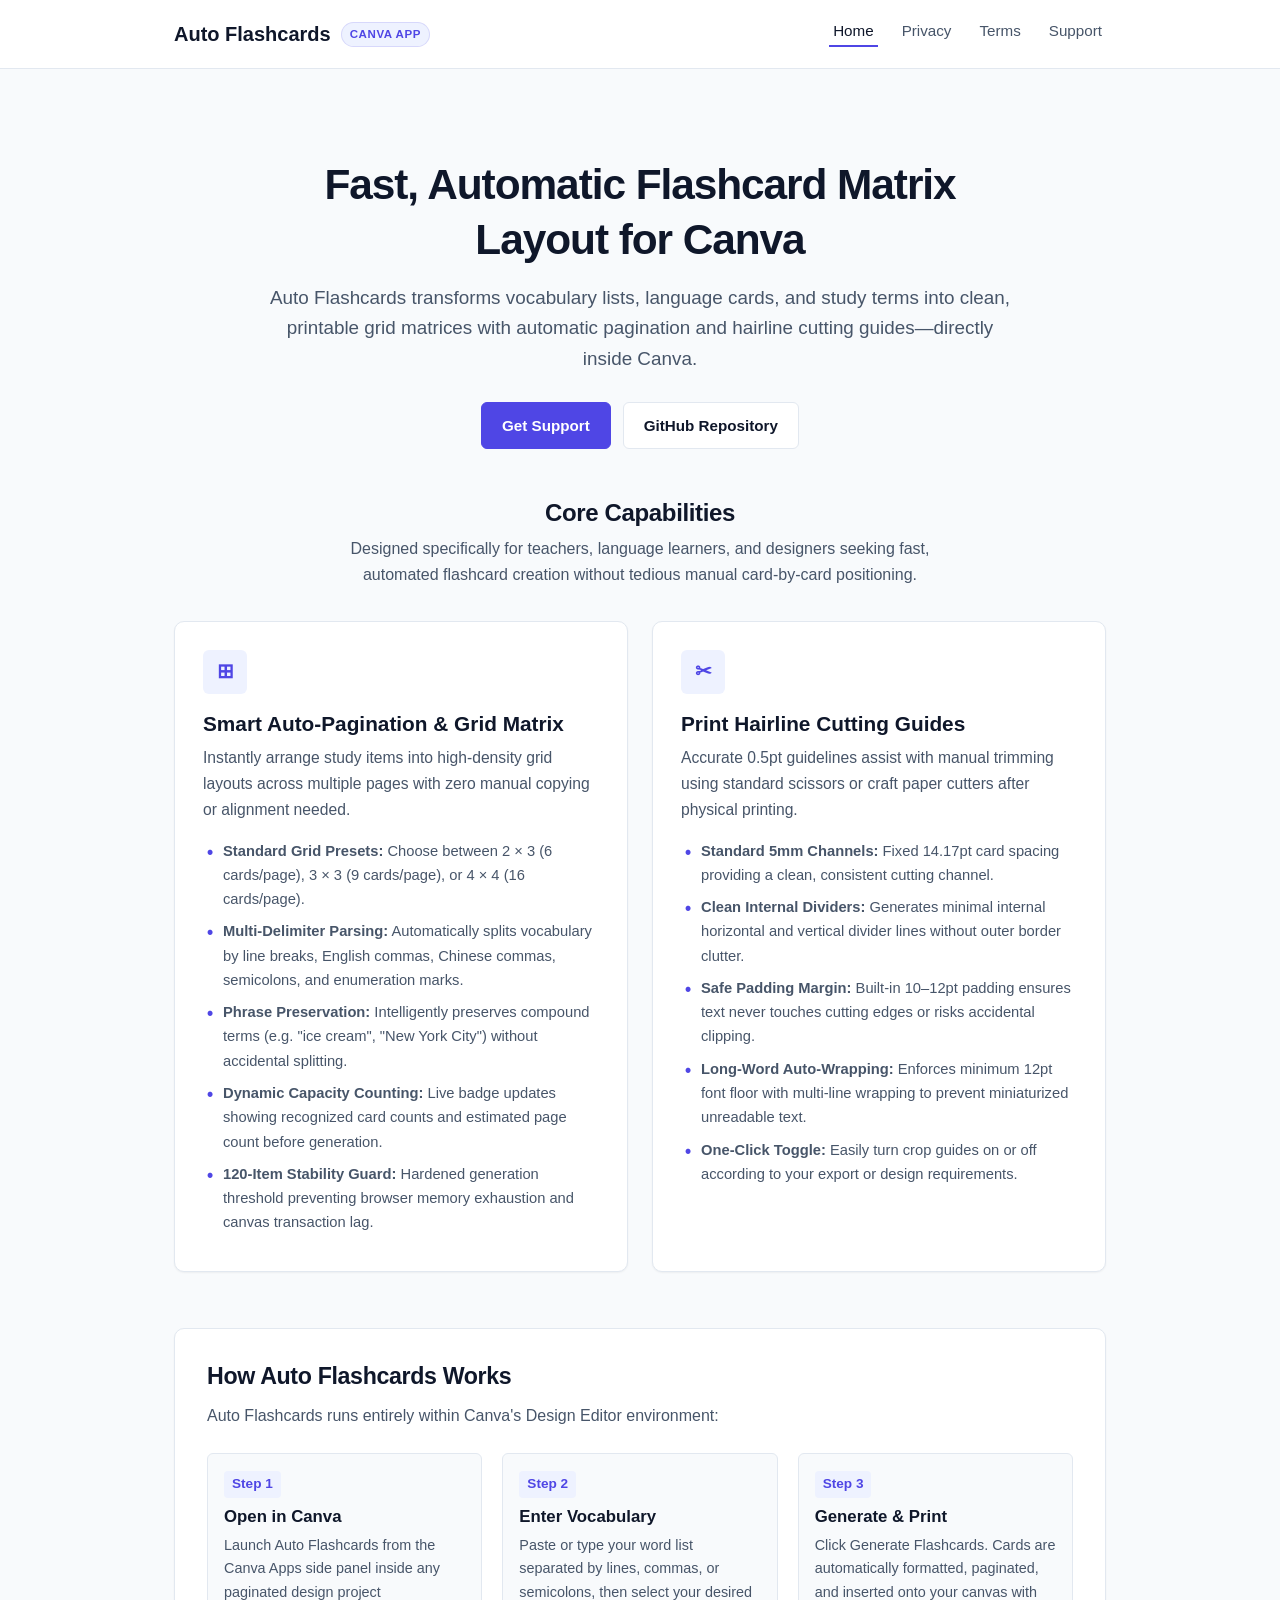
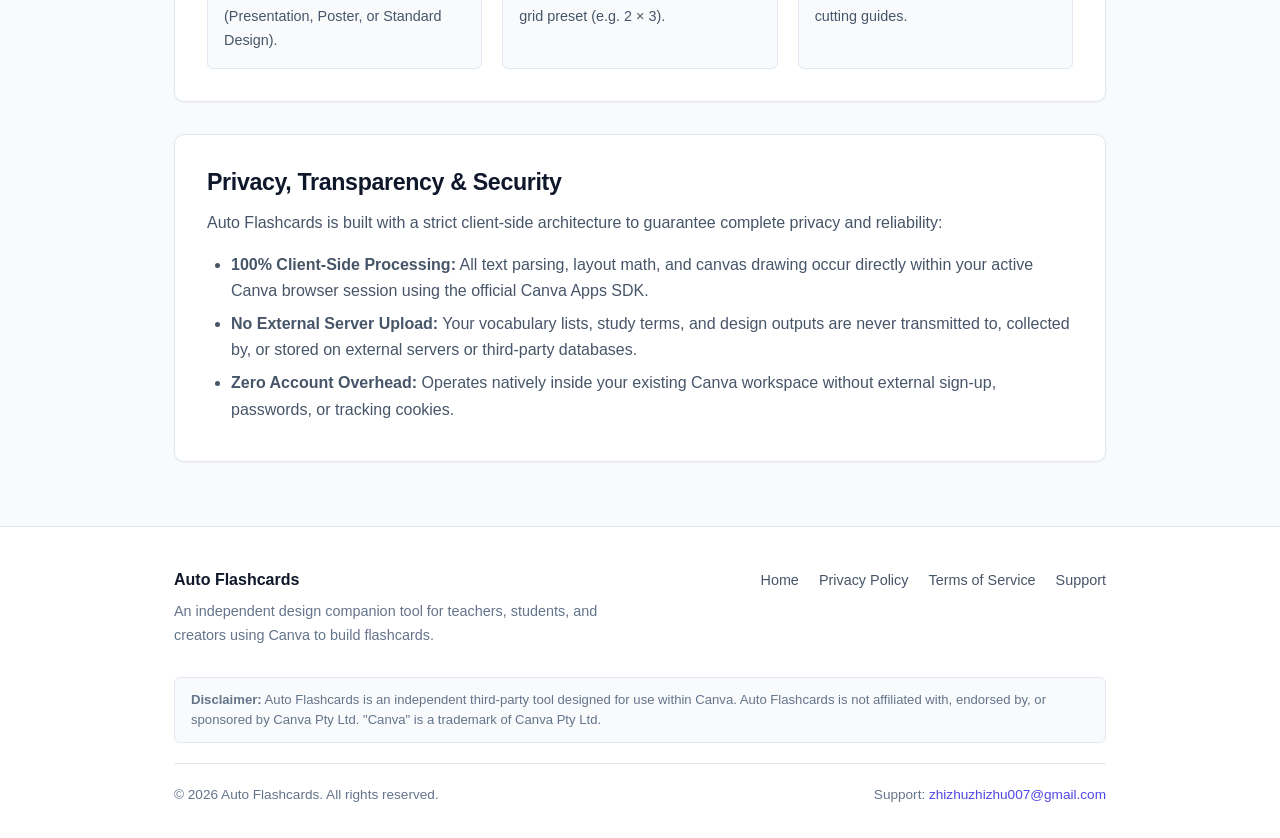
<file: index.html>
<!DOCTYPE html>
<html lang="en">
<head>
  <meta charset="UTF-8">
  <meta name="viewport" content="width=device-width, initial-scale=1.0">
  <title>Auto Flashcards - Fast Multi-Page Flashcard Matrix Layout for Canva</title>
  <meta name="description" content="Auto Flashcards is an independent Canva app that transforms vocabulary lists into clean, printable multi-page flashcard matrices with cutting guides and automatic pagination.">
  <link rel="stylesheet" href="style.css">
</head>
<body>

  <!-- Site Header -->
  <header class="site-header">
    <div class="container header-inner">
      <a href="index.html" class="brand">
        <span>Auto Flashcards</span>
        <span class="brand-badge">Canva App</span>
      </a>
      <nav aria-label="Main Navigation">
        <ul class="nav-links">
          <li><a href="index.html" class="active">Home</a></li>
          <li><a href="privacy.html">Privacy</a></li>
          <li><a href="terms.html">Terms</a></li>
          <li><a href="support.html">Support</a></li>
        </ul>
      </nav>
    </div>
  </header>

  <!-- Main Content -->
  <main class="main-content">
    <div class="container">

      <!-- Hero Section -->
      <section class="hero">
        <h1>Fast, Automatic Flashcard Matrix Layout for Canva</h1>
        <p class="lead">
          Auto Flashcards transforms vocabulary lists, language cards, and study terms into clean, printable grid matrices with automatic pagination and hairline cutting guides—directly inside Canva.
        </p>
        <div class="hero-actions">
          <a href="support.html" class="btn btn-primary">Get Support</a>
          <a href="https://github.com/zhizhuzhizhu007/auto-flashcards" target="_blank" rel="noopener noreferrer" class="btn btn-secondary">GitHub Repository</a>
        </div>
      </section>

      <!-- Features Grid -->
      <section class="features-section" aria-labelledby="features-heading">
        <h2 id="features-heading" style="text-align: center; margin-bottom: 8px;">Core Capabilities</h2>
        <p style="text-align: center; max-width: 620px; margin: 0 auto 24px auto;">
          Designed specifically for teachers, language learners, and designers seeking fast, automated flashcard creation without tedious manual card-by-card positioning.
        </p>

        <div class="features-grid">
          <!-- Feature 1: Multi-Page Grid Matrix -->
          <article class="card">
            <div class="card-icon" aria-hidden="true">&#8862;</div>
            <h3>Smart Auto-Pagination &amp; Grid Matrix</h3>
            <p>
              Instantly arrange study items into high-density grid layouts across multiple pages with zero manual copying or alignment needed.
            </p>
            <ul class="card-list">
              <li><strong>Standard Grid Presets:</strong> Choose between 2 &times; 3 (6 cards/page), 3 &times; 3 (9 cards/page), or 4 &times; 4 (16 cards/page).</li>
              <li><strong>Multi-Delimiter Parsing:</strong> Automatically splits vocabulary by line breaks, English commas, Chinese commas, semicolons, and enumeration marks.</li>
              <li><strong>Phrase Preservation:</strong> Intelligently preserves compound terms (e.g. "ice cream", "New York City") without accidental splitting.</li>
              <li><strong>Dynamic Capacity Counting:</strong> Live badge updates showing recognized card counts and estimated page count before generation.</li>
              <li><strong>120-Item Stability Guard:</strong> Hardened generation threshold preventing browser memory exhaustion and canvas transaction lag.</li>
            </ul>
          </article>

          <!-- Feature 2: Print Crop Guides -->
          <article class="card">
            <div class="card-icon" aria-hidden="true">&#9986;</div>
            <h3>Print Hairline Cutting Guides</h3>
            <p>
              Accurate 0.5pt guidelines assist with manual trimming using standard scissors or craft paper cutters after physical printing.
            </p>
            <ul class="card-list">
              <li><strong>Standard 5mm Channels:</strong> Fixed 14.17pt card spacing providing a clean, consistent cutting channel.</li>
              <li><strong>Clean Internal Dividers:</strong> Generates minimal internal horizontal and vertical divider lines without outer border clutter.</li>
              <li><strong>Safe Padding Margin:</strong> Built-in 10&ndash;12pt padding ensures text never touches cutting edges or risks accidental clipping.</li>
              <li><strong>Long-Word Auto-Wrapping:</strong> Enforces minimum 12pt font floor with multi-line wrapping to prevent miniaturized unreadable text.</li>
              <li><strong>One-Click Toggle:</strong> Easily turn crop guides on or off according to your export or design requirements.</li>
            </ul>
          </article>
        </div>
      </section>

      <!-- Workflow Section -->
      <section class="section-block" aria-labelledby="workflow-heading">
        <h2 id="workflow-heading">How Auto Flashcards Works</h2>
        <p>Auto Flashcards runs entirely within Canva's Design Editor environment:</p>
        <div class="steps-grid">
          <div class="step-item">
            <span class="step-num">Step 1</span>
            <h4>Open in Canva</h4>
            <p>Launch Auto Flashcards from the Canva Apps side panel inside any paginated design project (Presentation, Poster, or Standard Design).</p>
          </div>
          <div class="step-item">
            <span class="step-num">Step 2</span>
            <h4>Enter Vocabulary</h4>
            <p>Paste or type your word list separated by lines, commas, or semicolons, then select your desired grid preset (e.g. 2 &times; 3).</p>
          </div>
          <div class="step-item">
            <span class="step-num">Step 3</span>
            <h4>Generate &amp; Print</h4>
            <p>Click Generate Flashcards. Cards are automatically formatted, paginated, and inserted onto your canvas with cutting guides.</p>
          </div>
        </div>
      </section>

      <!-- Transparency Note -->
      <section class="section-block" style="margin-top: 32px;" aria-labelledby="transparency-heading">
        <h2 id="transparency-heading">Privacy, Transparency &amp; Security</h2>
        <p>
          Auto Flashcards is built with a strict client-side architecture to guarantee complete privacy and reliability:
        </p>
        <ul style="margin-bottom: 0;">
          <li><strong>100% Client-Side Processing:</strong> All text parsing, layout math, and canvas drawing occur directly within your active Canva browser session using the official Canva Apps SDK.</li>
          <li><strong>No External Server Upload:</strong> Your vocabulary lists, study terms, and design outputs are never transmitted to, collected by, or stored on external servers or third-party databases.</li>
          <li><strong>Zero Account Overhead:</strong> Operates natively inside your existing Canva workspace without external sign-up, passwords, or tracking cookies.</li>
        </ul>
      </section>

    </div>
  </main>

  <!-- Site Footer -->
  <footer class="site-footer">
    <div class="container footer-inner">
      <div class="footer-top">
        <div class="footer-brand">
          <strong>Auto Flashcards</strong>
          <p>
            An independent design companion tool for teachers, students, and creators using Canva to build flashcards.
          </p>
        </div>
        <ul class="footer-links">
          <li><a href="index.html">Home</a></li>
          <li><a href="privacy.html">Privacy Policy</a></li>
          <li><a href="terms.html">Terms of Service</a></li>
          <li><a href="support.html">Support</a></li>
        </ul>
      </div>

      <div class="footer-disclaimer">
        <strong>Disclaimer:</strong> Auto Flashcards is an independent third-party tool designed for use within Canva. Auto Flashcards is not affiliated with, endorsed by, or sponsored by Canva Pty Ltd. "Canva" is a trademark of Canva Pty Ltd.
      </div>

      <div class="footer-bottom">
        <div>&copy; 2026 Auto Flashcards. All rights reserved.</div>
        <div>Support: <a href="mailto:zhizhuzhizhu007@gmail.com">zhizhuzhizhu007@gmail.com</a></div>
      </div>
    </div>
  </footer>

</body>
</html>
</file>
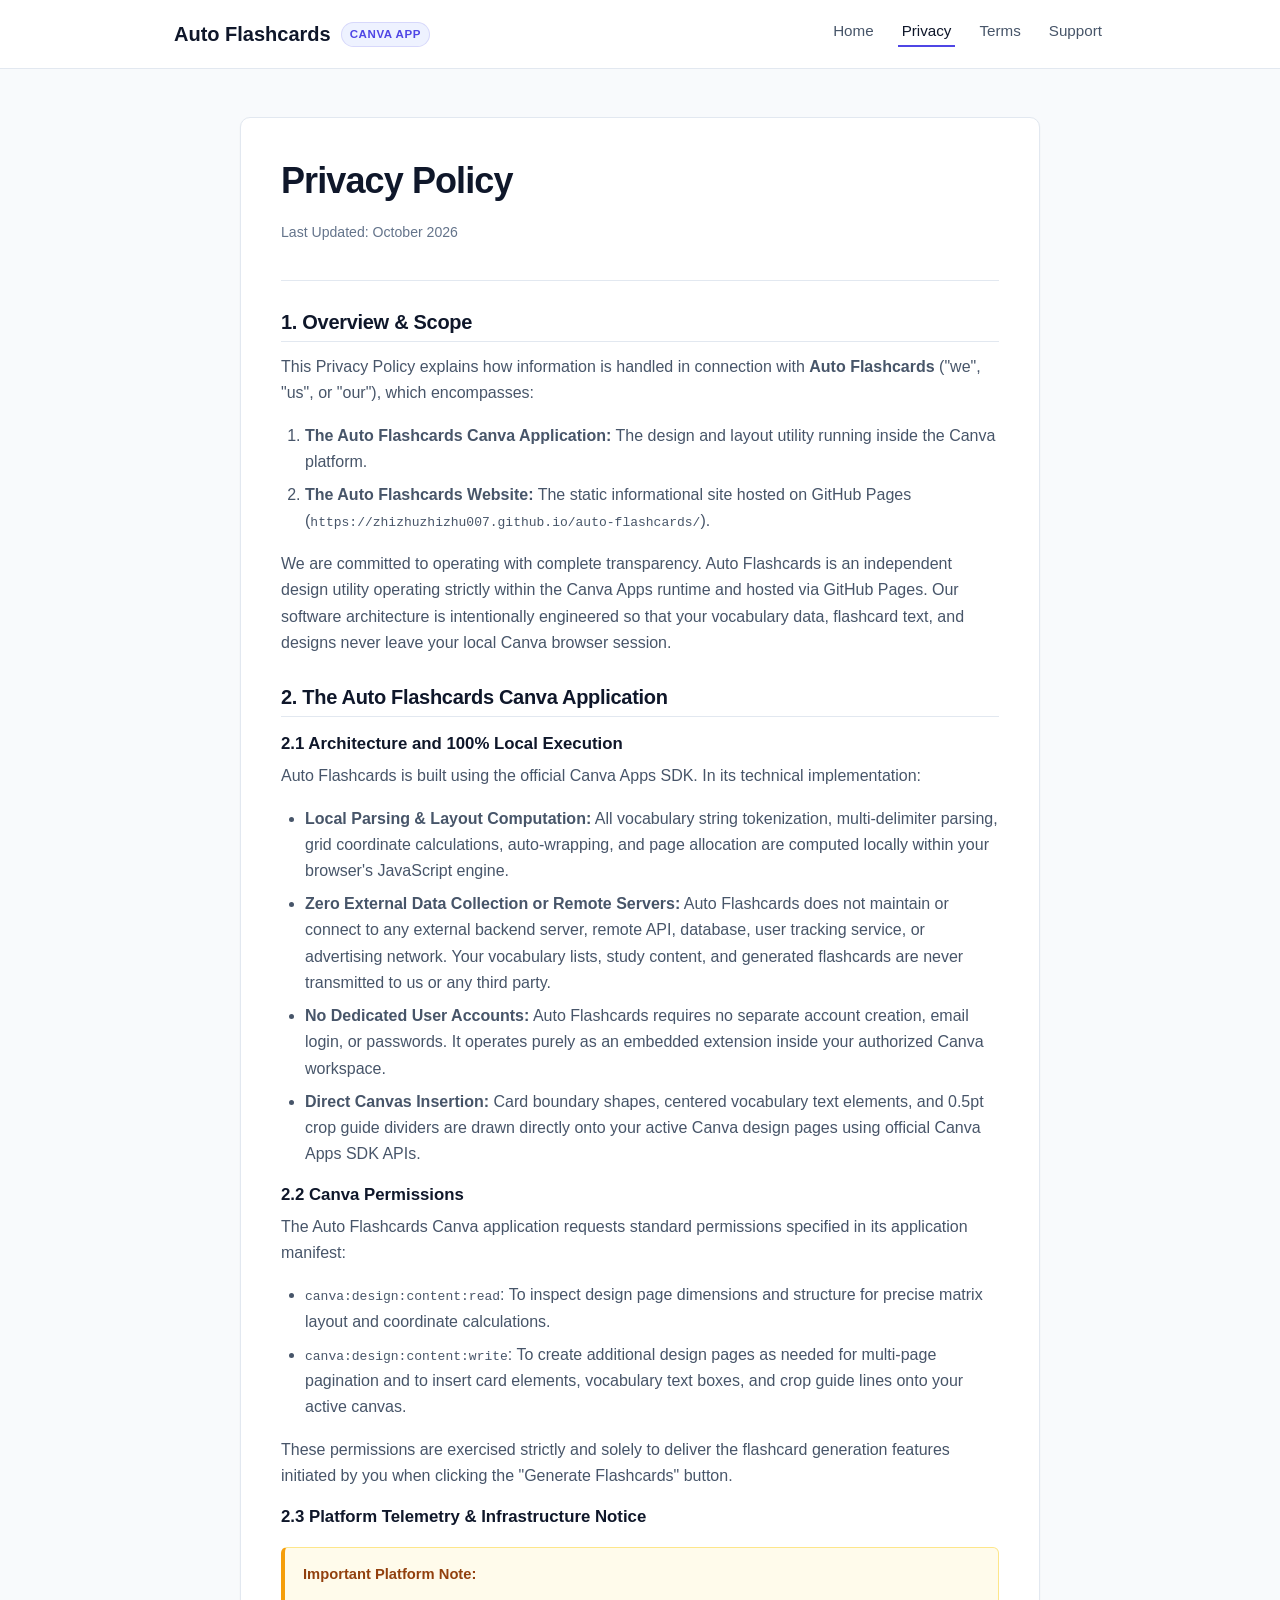
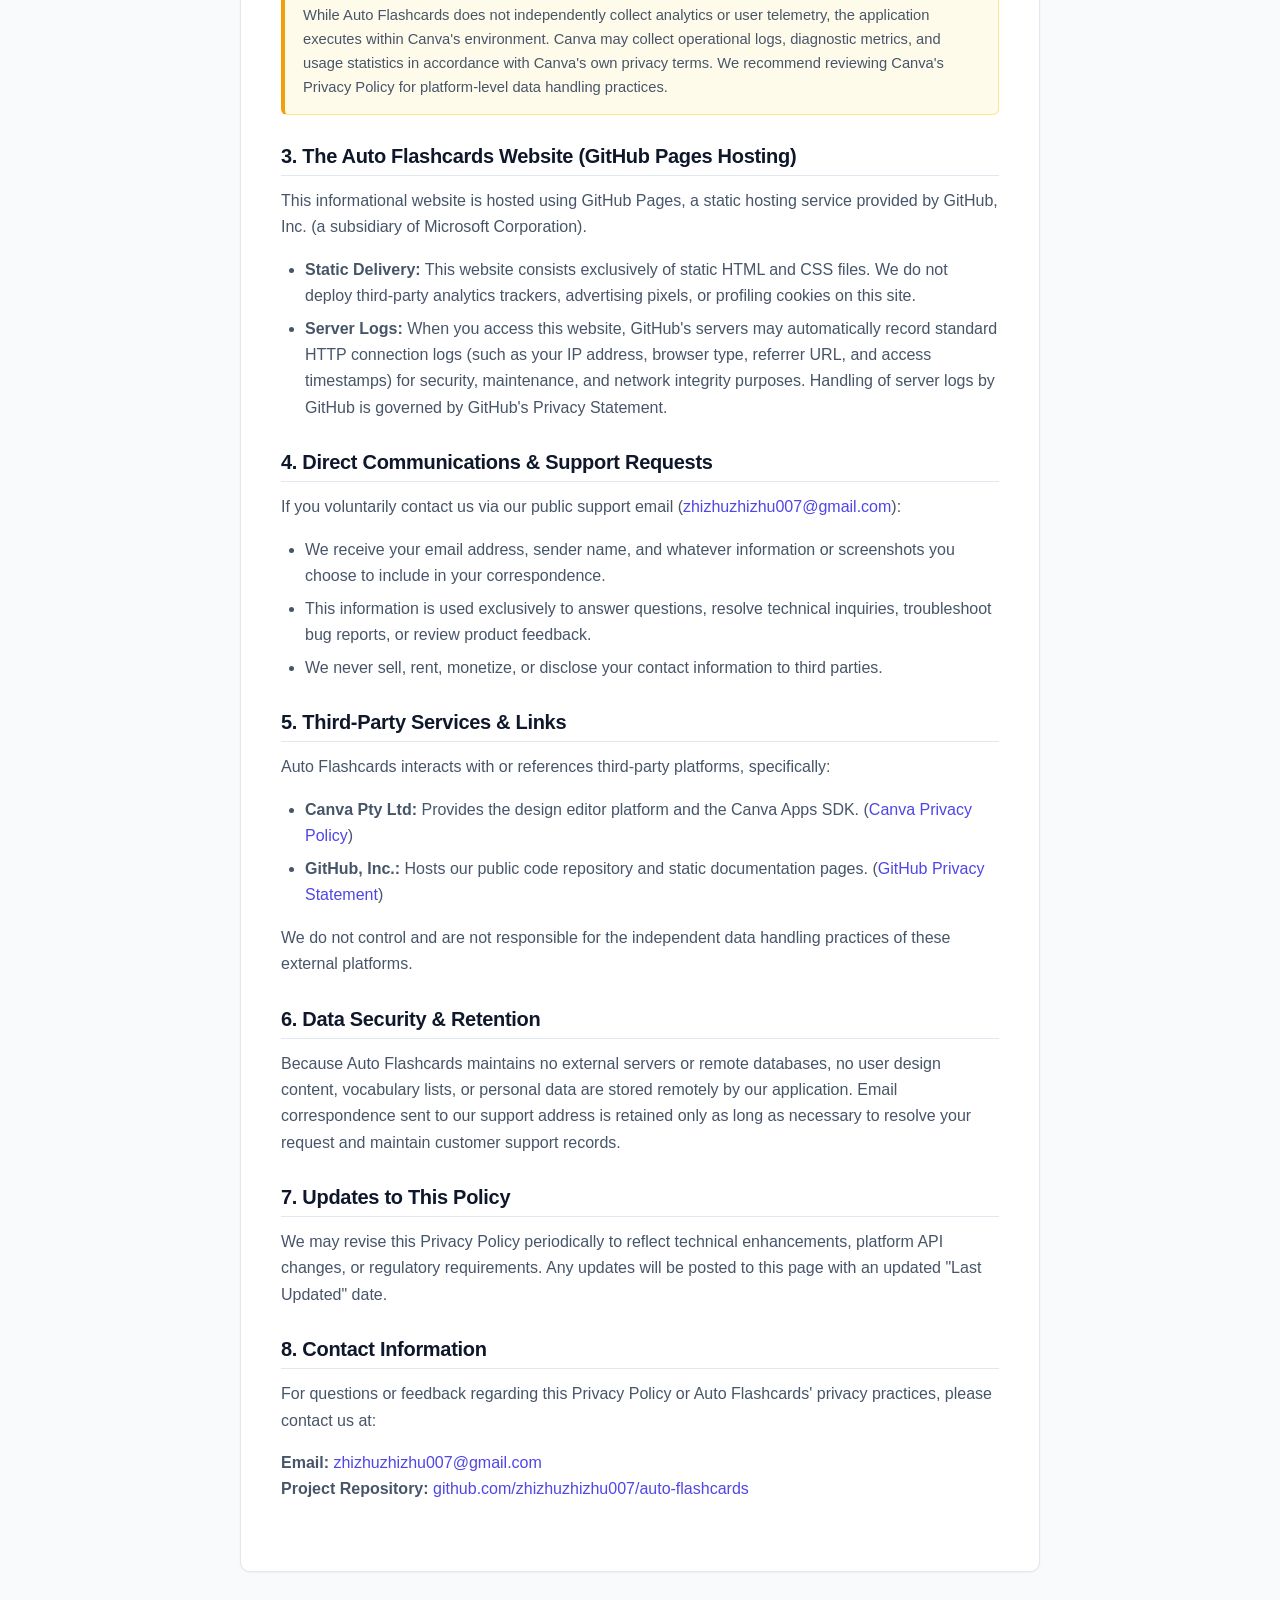
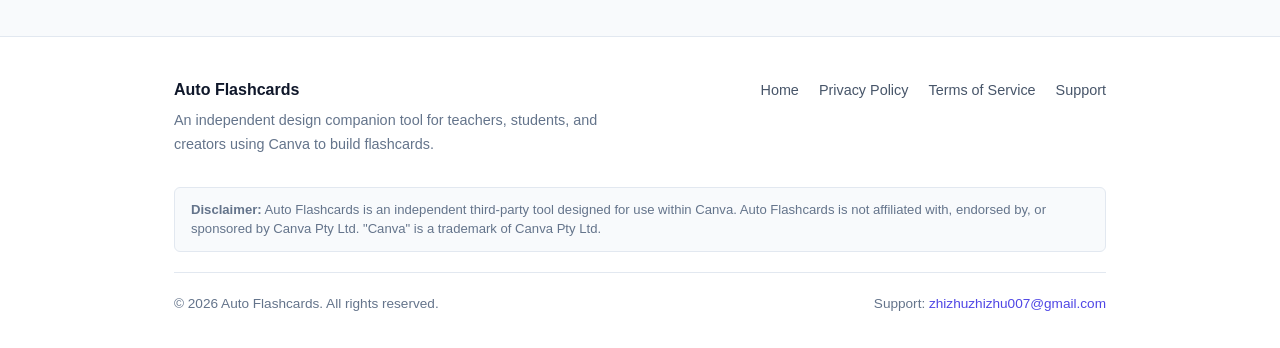
<file: privacy.html>
<!DOCTYPE html>
<html lang="en">
<head>
  <meta charset="UTF-8">
  <meta name="viewport" content="width=device-width, initial-scale=1.0">
  <title>Privacy Policy - Auto Flashcards</title>
  <meta name="description" content="Privacy Policy for the Auto Flashcards Canva application and informational website.">
  <link rel="stylesheet" href="style.css">
</head>
<body>

  <!-- Site Header -->
  <header class="site-header">
    <div class="container header-inner">
      <a href="index.html" class="brand">
        <span>Auto Flashcards</span>
        <span class="brand-badge">Canva App</span>
      </a>
      <nav aria-label="Main Navigation">
        <ul class="nav-links">
          <li><a href="index.html">Home</a></li>
          <li><a href="privacy.html" class="active">Privacy</a></li>
          <li><a href="terms.html">Terms</a></li>
          <li><a href="support.html">Support</a></li>
        </ul>
      </nav>
    </div>
  </header>

  <!-- Main Content -->
  <main class="main-content">
    <div class="container">
      <article class="policy-container">
        
        <header class="policy-header">
          <h1>Privacy Policy</h1>
          <p class="policy-meta">Last Updated: October 2026</p>
        </header>

        <section class="policy-section">
          <h2>1. Overview &amp; Scope</h2>
          <p>
            This Privacy Policy explains how information is handled in connection with <strong>Auto Flashcards</strong> ("we", "us", or "our"), which encompasses:
          </p>
          <ol>
            <li><strong>The Auto Flashcards Canva Application:</strong> The design and layout utility running inside the Canva platform.</li>
            <li><strong>The Auto Flashcards Website:</strong> The static informational site hosted on GitHub Pages (<code>https://zhizhuzhizhu007.github.io/auto-flashcards/</code>).</li>
          </ol>
          <p>
            We are committed to operating with complete transparency. Auto Flashcards is an independent design utility operating strictly within the Canva Apps runtime and hosted via GitHub Pages. Our software architecture is intentionally engineered so that your vocabulary data, flashcard text, and designs never leave your local Canva browser session.
          </p>
        </section>

        <section class="policy-section">
          <h2>2. The Auto Flashcards Canva Application</h2>
          
          <h3>2.1 Architecture and 100% Local Execution</h3>
          <p>
            Auto Flashcards is built using the official Canva Apps SDK. In its technical implementation:
          </p>
          <ul>
            <li><strong>Local Parsing &amp; Layout Computation:</strong> All vocabulary string tokenization, multi-delimiter parsing, grid coordinate calculations, auto-wrapping, and page allocation are computed locally within your browser's JavaScript engine.</li>
            <li><strong>Zero External Data Collection or Remote Servers:</strong> Auto Flashcards does not maintain or connect to any external backend server, remote API, database, user tracking service, or advertising network. Your vocabulary lists, study content, and generated flashcards are never transmitted to us or any third party.</li>
            <li><strong>No Dedicated User Accounts:</strong> Auto Flashcards requires no separate account creation, email login, or passwords. It operates purely as an embedded extension inside your authorized Canva workspace.</li>
            <li><strong>Direct Canvas Insertion:</strong> Card boundary shapes, centered vocabulary text elements, and 0.5pt crop guide dividers are drawn directly onto your active Canva design pages using official Canva Apps SDK APIs.</li>
          </ul>

          <h3>2.2 Canva Permissions</h3>
          <p>
            The Auto Flashcards Canva application requests standard permissions specified in its application manifest:
          </p>
          <ul>
            <li><code>canva:design:content:read</code>: To inspect design page dimensions and structure for precise matrix layout and coordinate calculations.</li>
            <li><code>canva:design:content:write</code>: To create additional design pages as needed for multi-page pagination and to insert card elements, vocabulary text boxes, and crop guide lines onto your active canvas.</li>
          </ul>
          <p>
            These permissions are exercised strictly and solely to deliver the flashcard generation features initiated by you when clicking the "Generate Flashcards" button.
          </p>

          <h3>2.3 Platform Telemetry &amp; Infrastructure Notice</h3>
          <div class="notice-box">
            <p><strong>Important Platform Note:</strong></p>
            <p>
              While Auto Flashcards does not independently collect analytics or user telemetry, the application executes within Canva's environment. Canva may collect operational logs, diagnostic metrics, and usage statistics in accordance with Canva's own privacy terms. We recommend reviewing Canva's Privacy Policy for platform-level data handling practices.
            </p>
          </div>
        </section>

        <section class="policy-section">
          <h2>3. The Auto Flashcards Website (GitHub Pages Hosting)</h2>
          <p>
            This informational website is hosted using GitHub Pages, a static hosting service provided by GitHub, Inc. (a subsidiary of Microsoft Corporation).
          </p>
          <ul>
            <li><strong>Static Delivery:</strong> This website consists exclusively of static HTML and CSS files. We do not deploy third-party analytics trackers, advertising pixels, or profiling cookies on this site.</li>
            <li><strong>Server Logs:</strong> When you access this website, GitHub's servers may automatically record standard HTTP connection logs (such as your IP address, browser type, referrer URL, and access timestamps) for security, maintenance, and network integrity purposes. Handling of server logs by GitHub is governed by GitHub's Privacy Statement.</li>
          </ul>
        </section>

        <section class="policy-section">
          <h2>4. Direct Communications &amp; Support Requests</h2>
          <p>
            If you voluntarily contact us via our public support email (<a href="mailto:zhizhuzhizhu007@gmail.com">zhizhuzhizhu007@gmail.com</a>):
          </p>
          <ul>
            <li>We receive your email address, sender name, and whatever information or screenshots you choose to include in your correspondence.</li>
            <li>This information is used exclusively to answer questions, resolve technical inquiries, troubleshoot bug reports, or review product feedback.</li>
            <li>We never sell, rent, monetize, or disclose your contact information to third parties.</li>
          </ul>
        </section>

        <section class="policy-section">
          <h2>5. Third-Party Services &amp; Links</h2>
          <p>
            Auto Flashcards interacts with or references third-party platforms, specifically:
          </p>
          <ul>
            <li><strong>Canva Pty Ltd:</strong> Provides the design editor platform and the Canva Apps SDK. (<a href="https://www.canva.com/policies/privacy-policy/" target="_blank" rel="noopener noreferrer">Canva Privacy Policy</a>)</li>
            <li><strong>GitHub, Inc.:</strong> Hosts our public code repository and static documentation pages. (<a href="https://docs.github.com/en/site-policy/privacy-policies/github-privacy-statement" target="_blank" rel="noopener noreferrer">GitHub Privacy Statement</a>)</li>
          </ul>
          <p>
            We do not control and are not responsible for the independent data handling practices of these external platforms.
          </p>
        </section>

        <section class="policy-section">
          <h2>6. Data Security &amp; Retention</h2>
          <p>
            Because Auto Flashcards maintains no external servers or remote databases, no user design content, vocabulary lists, or personal data are stored remotely by our application. Email correspondence sent to our support address is retained only as long as necessary to resolve your request and maintain customer support records.
          </p>
        </section>

        <section class="policy-section">
          <h2>7. Updates to This Policy</h2>
          <p>
            We may revise this Privacy Policy periodically to reflect technical enhancements, platform API changes, or regulatory requirements. Any updates will be posted to this page with an updated "Last Updated" date.
          </p>
        </section>

        <section class="policy-section">
          <h2>8. Contact Information</h2>
          <p>
            For questions or feedback regarding this Privacy Policy or Auto Flashcards' privacy practices, please contact us at:
          </p>
          <p style="margin-top: 8px;">
            <strong>Email:</strong> <a href="mailto:zhizhuzhizhu007@gmail.com">zhizhuzhizhu007@gmail.com</a><br>
            <strong>Project Repository:</strong> <a href="https://github.com/zhizhuzhizhu007/auto-flashcards" target="_blank" rel="noopener noreferrer">github.com/zhizhuzhizhu007/auto-flashcards</a>
          </p>
        </section>

      </article>
    </div>
  </main>

  <!-- Site Footer -->
  <footer class="site-footer">
    <div class="container footer-inner">
      <div class="footer-top">
        <div class="footer-brand">
          <strong>Auto Flashcards</strong>
          <p>
            An independent design companion tool for teachers, students, and creators using Canva to build flashcards.
          </p>
        </div>
        <ul class="footer-links">
          <li><a href="index.html">Home</a></li>
          <li><a href="privacy.html">Privacy Policy</a></li>
          <li><a href="terms.html">Terms of Service</a></li>
          <li><a href="support.html">Support</a></li>
        </ul>
      </div>

      <div class="footer-disclaimer">
        <strong>Disclaimer:</strong> Auto Flashcards is an independent third-party tool designed for use within Canva. Auto Flashcards is not affiliated with, endorsed by, or sponsored by Canva Pty Ltd. "Canva" is a trademark of Canva Pty Ltd.
      </div>

      <div class="footer-bottom">
        <div>&copy; 2026 Auto Flashcards. All rights reserved.</div>
        <div>Support: <a href="mailto:zhizhuzhizhu007@gmail.com">zhizhuzhizhu007@gmail.com</a></div>
      </div>
    </div>
  </footer>

</body>
</html>
</file>
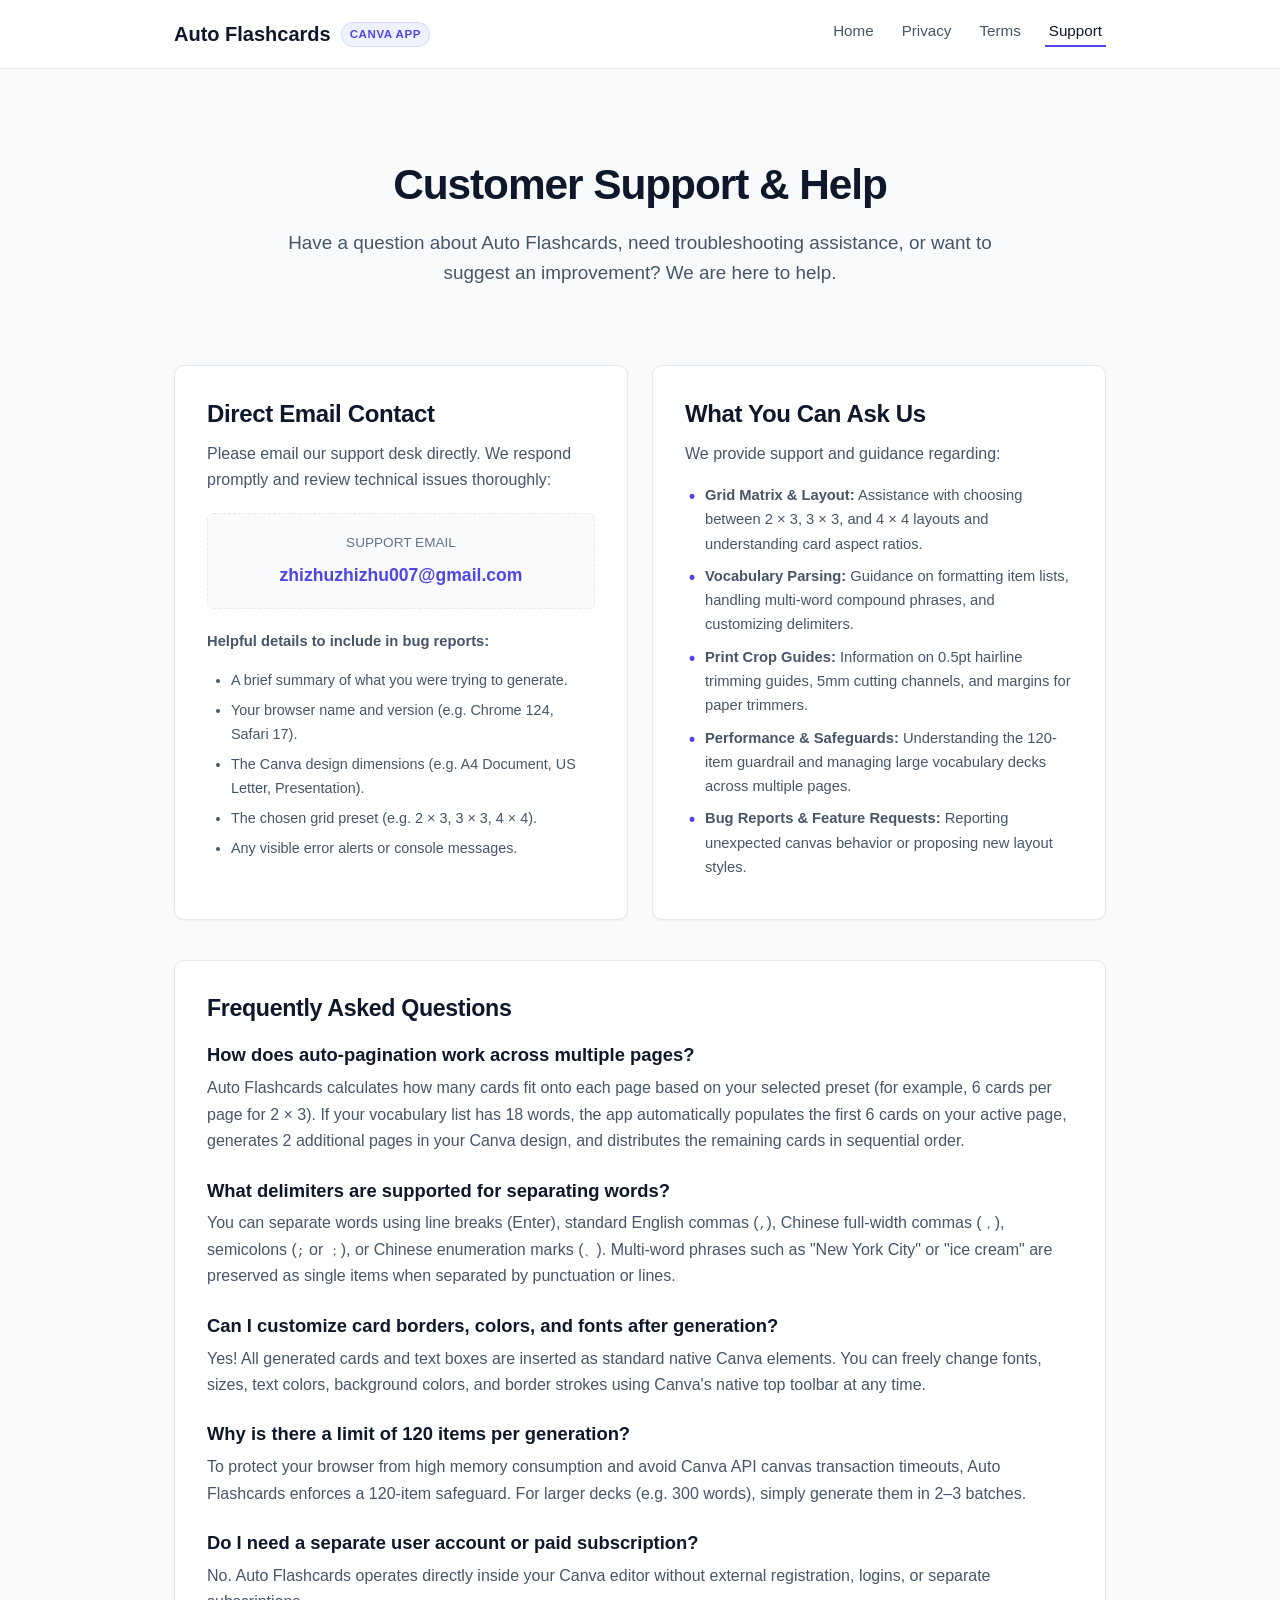
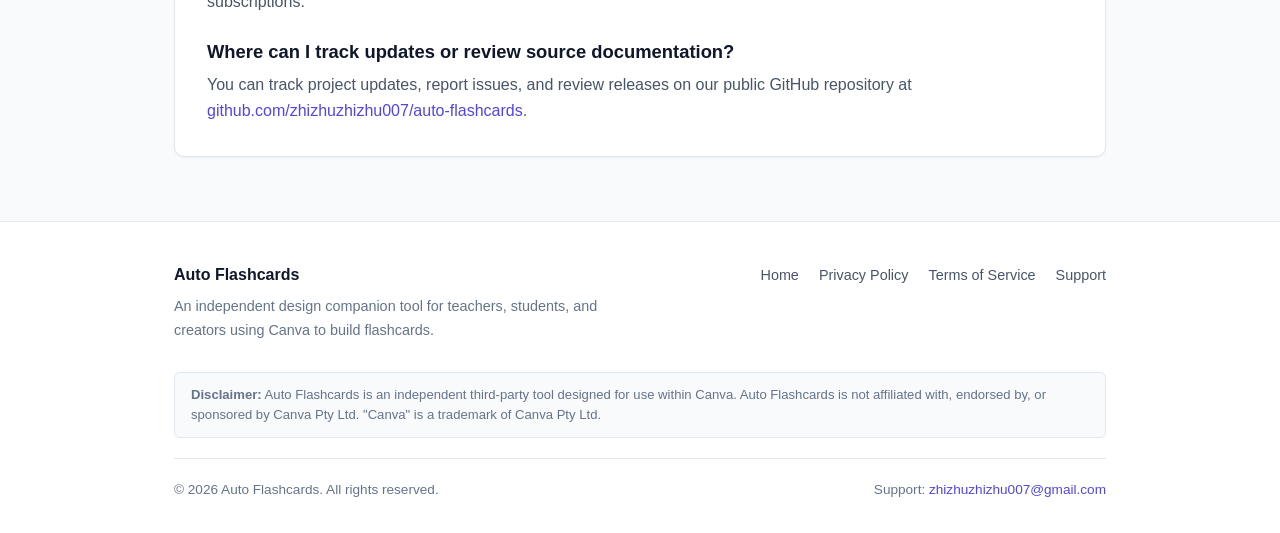
<file: support.html>
<!DOCTYPE html>
<html lang="en">
<head>
  <meta charset="UTF-8">
  <meta name="viewport" content="width=device-width, initial-scale=1.0">
  <title>Support &amp; Contact - Auto Flashcards</title>
  <meta name="description" content="Get customer support, troubleshooting assistance, or report issues for the Auto Flashcards Canva application.">
  <link rel="stylesheet" href="style.css">
</head>
<body>

  <!-- Site Header -->
  <header class="site-header">
    <div class="container header-inner">
      <a href="index.html" class="brand">
        <span>Auto Flashcards</span>
        <span class="brand-badge">Canva App</span>
      </a>
      <nav aria-label="Main Navigation">
        <ul class="nav-links">
          <li><a href="index.html">Home</a></li>
          <li><a href="privacy.html">Privacy</a></li>
          <li><a href="terms.html">Terms</a></li>
          <li><a href="support.html" class="active">Support</a></li>
        </ul>
      </nav>
    </div>
  </header>

  <!-- Main Content -->
  <main class="main-content">
    <div class="container">
      
      <!-- Page Header -->
      <section class="hero" style="padding-bottom: 24px;">
        <h1>Customer Support &amp; Help</h1>
        <p class="lead">
          Have a question about Auto Flashcards, need troubleshooting assistance, or want to suggest an improvement? We are here to help.
        </p>
      </section>

      <!-- Support Grid -->
      <div class="support-grid">
        
        <!-- Primary Contact Card -->
        <div class="contact-card">
          <h2>Direct Email Contact</h2>
          <p>
            Please email our support desk directly. We respond promptly and review technical issues thoroughly:
          </p>
          <div class="contact-email-box">
            <div style="font-size: 0.85rem; color: var(--text-light); margin-bottom: 6px;">SUPPORT EMAIL</div>
            <a href="mailto:zhizhuzhizhu007@gmail.com" class="contact-email-link">zhizhuzhizhu007@gmail.com</a>
          </div>
          <p style="font-size: 0.92rem;">
            <strong>Helpful details to include in bug reports:</strong>
          </p>
          <ul style="font-size: 0.9rem; margin-bottom: 0;">
            <li>A brief summary of what you were trying to generate.</li>
            <li>Your browser name and version (e.g. Chrome 124, Safari 17).</li>
            <li>The Canva design dimensions (e.g. A4 Document, US Letter, Presentation).</li>
            <li>The chosen grid preset (e.g. 2 &times; 3, 3 &times; 3, 4 &times; 4).</li>
            <li>Any visible error alerts or console messages.</li>
          </ul>
        </div>

        <!-- Topics Handled -->
        <div class="contact-card">
          <h2>What You Can Ask Us</h2>
          <p>We provide support and guidance regarding:</p>
          <ul class="card-list" style="margin-top: 12px;">
            <li><strong>Grid Matrix &amp; Layout:</strong> Assistance with choosing between 2 &times; 3, 3 &times; 3, and 4 &times; 4 layouts and understanding card aspect ratios.</li>
            <li><strong>Vocabulary Parsing:</strong> Guidance on formatting item lists, handling multi-word compound phrases, and customizing delimiters.</li>
            <li><strong>Print Crop Guides:</strong> Information on 0.5pt hairline trimming guides, 5mm cutting channels, and margins for paper trimmers.</li>
            <li><strong>Performance &amp; Safeguards:</strong> Understanding the 120-item guardrail and managing large vocabulary decks across multiple pages.</li>
            <li><strong>Bug Reports &amp; Feature Requests:</strong> Reporting unexpected canvas behavior or proposing new layout styles.</li>
          </ul>
        </div>

      </div>

      <!-- Frequently Asked Questions -->
      <section class="section-block" style="margin-top: 40px;" aria-labelledby="faq-heading">
        <h2 id="faq-heading">Frequently Asked Questions</h2>
        
        <div style="margin-top: 20px;">
          <article style="margin-bottom: 24px;">
            <h3>How does auto-pagination work across multiple pages?</h3>
            <p>
              Auto Flashcards calculates how many cards fit onto each page based on your selected preset (for example, 6 cards per page for 2 &times; 3). If your vocabulary list has 18 words, the app automatically populates the first 6 cards on your active page, generates 2 additional pages in your Canva design, and distributes the remaining cards in sequential order.
            </p>
          </article>

          <article style="margin-bottom: 24px;">
            <h3>What delimiters are supported for separating words?</h3>
            <p>
              You can separate words using line breaks (Enter), standard English commas (<code>,</code>), Chinese full-width commas (<code>，</code>), semicolons (<code>;</code> or <code>；</code>), or Chinese enumeration marks (<code>、</code>). Multi-word phrases such as "New York City" or "ice cream" are preserved as single items when separated by punctuation or lines.
            </p>
          </article>

          <article style="margin-bottom: 24px;">
            <h3>Can I customize card borders, colors, and fonts after generation?</h3>
            <p>
              Yes! All generated cards and text boxes are inserted as standard native Canva elements. You can freely change fonts, sizes, text colors, background colors, and border strokes using Canva's native top toolbar at any time.
            </p>
          </article>

          <article style="margin-bottom: 24px;">
            <h3>Why is there a limit of 120 items per generation?</h3>
            <p>
              To protect your browser from high memory consumption and avoid Canva API canvas transaction timeouts, Auto Flashcards enforces a 120-item safeguard. For larger decks (e.g. 300 words), simply generate them in 2&ndash;3 batches.
            </p>
          </article>

          <article style="margin-bottom: 24px;">
            <h3>Do I need a separate user account or paid subscription?</h3>
            <p>
              No. Auto Flashcards operates directly inside your Canva editor without external registration, logins, or separate subscriptions.
            </p>
          </article>

          <article style="margin-bottom: 0;">
            <h3>Where can I track updates or review source documentation?</h3>
            <p style="margin-bottom: 0;">
              You can track project updates, report issues, and review releases on our public GitHub repository at <a href="https://github.com/zhizhuzhizhu007/auto-flashcards" target="_blank" rel="noopener noreferrer">github.com/zhizhuzhizhu007/auto-flashcards</a>.
            </p>
          </article>
        </div>
      </section>

    </div>
  </main>

  <!-- Site Footer -->
  <footer class="site-footer">
    <div class="container footer-inner">
      <div class="footer-top">
        <div class="footer-brand">
          <strong>Auto Flashcards</strong>
          <p>
            An independent design companion tool for teachers, students, and creators using Canva to build flashcards.
          </p>
        </div>
        <ul class="footer-links">
          <li><a href="index.html">Home</a></li>
          <li><a href="privacy.html">Privacy Policy</a></li>
          <li><a href="terms.html">Terms of Service</a></li>
          <li><a href="support.html">Support</a></li>
        </ul>
      </div>

      <div class="footer-disclaimer">
        <strong>Disclaimer:</strong> Auto Flashcards is an independent third-party tool designed for use within Canva. Auto Flashcards is not affiliated with, endorsed by, or sponsored by Canva Pty Ltd. "Canva" is a trademark of Canva Pty Ltd.
      </div>

      <div class="footer-bottom">
        <div>&copy; 2026 Auto Flashcards. All rights reserved.</div>
        <div>Support: <a href="mailto:zhizhuzhizhu007@gmail.com">zhizhuzhizhu007@gmail.com</a></div>
      </div>
    </div>
  </footer>

</body>
</html>
</file>
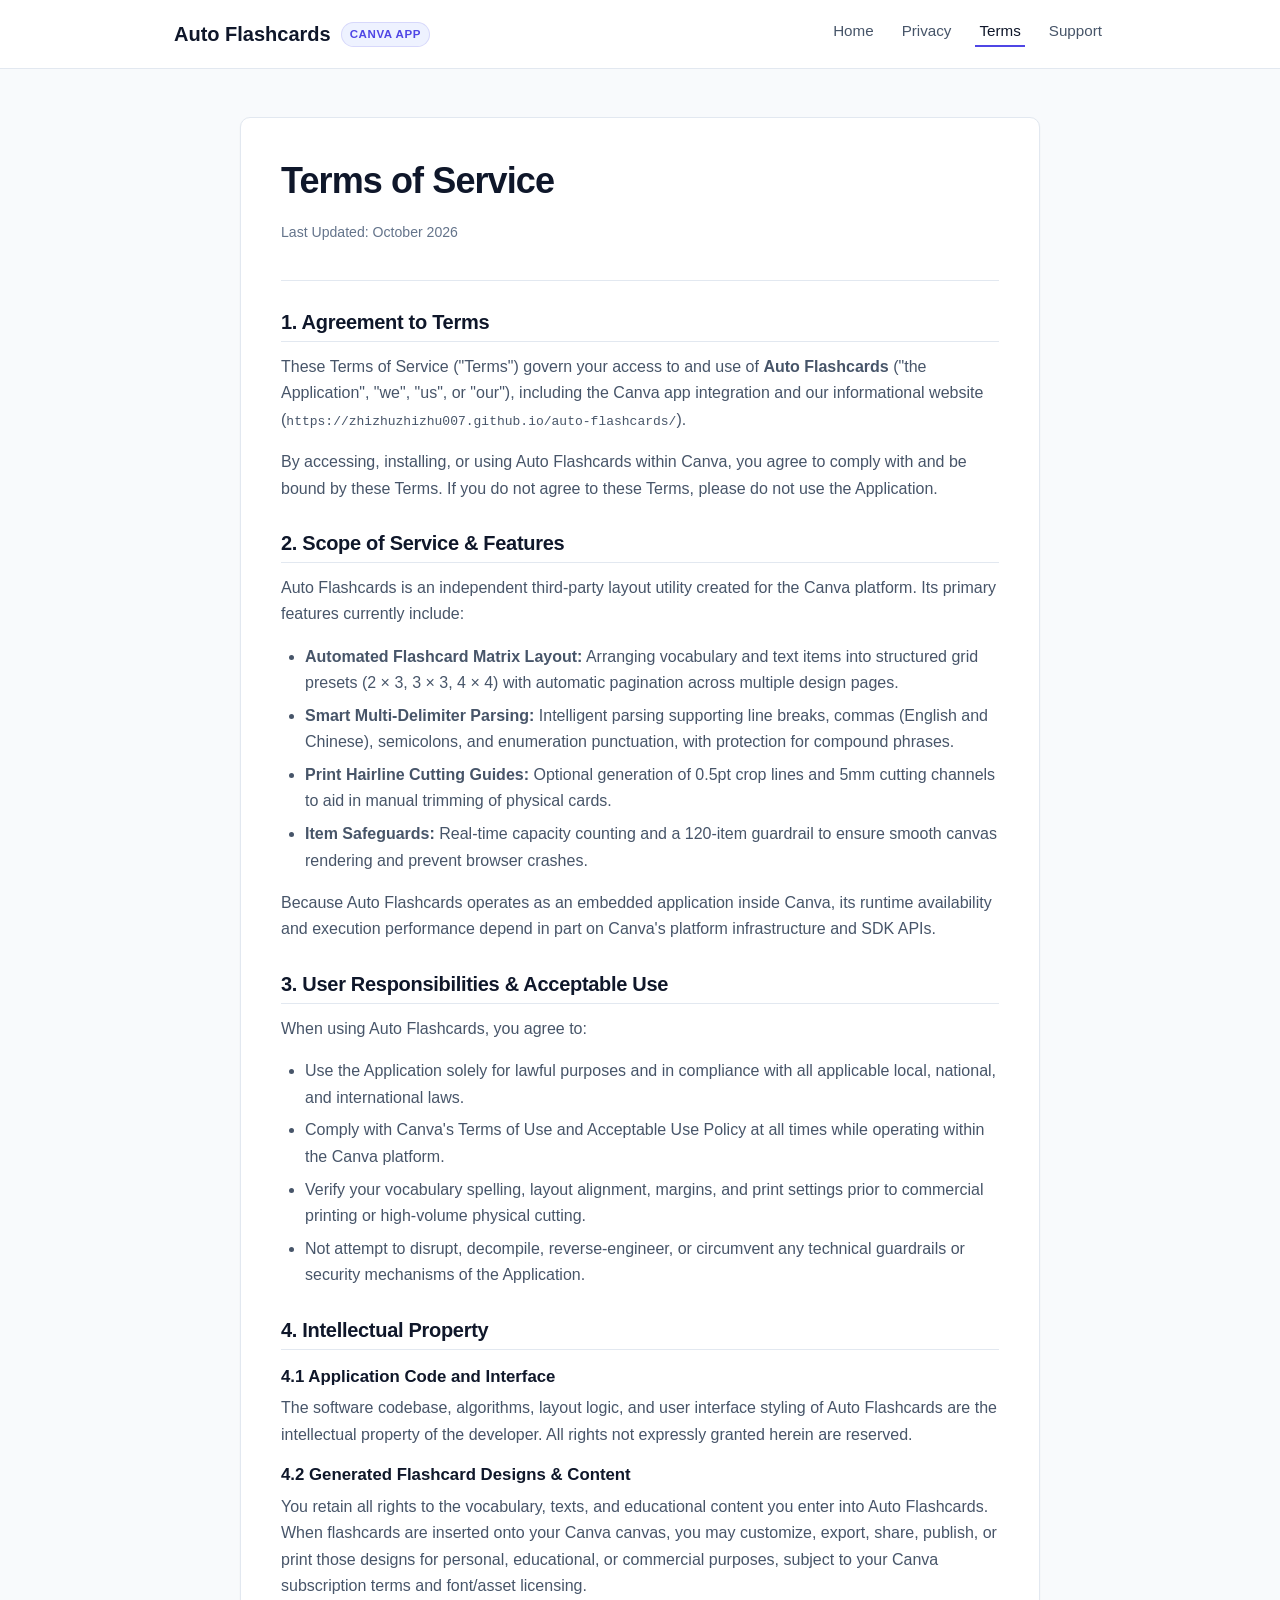
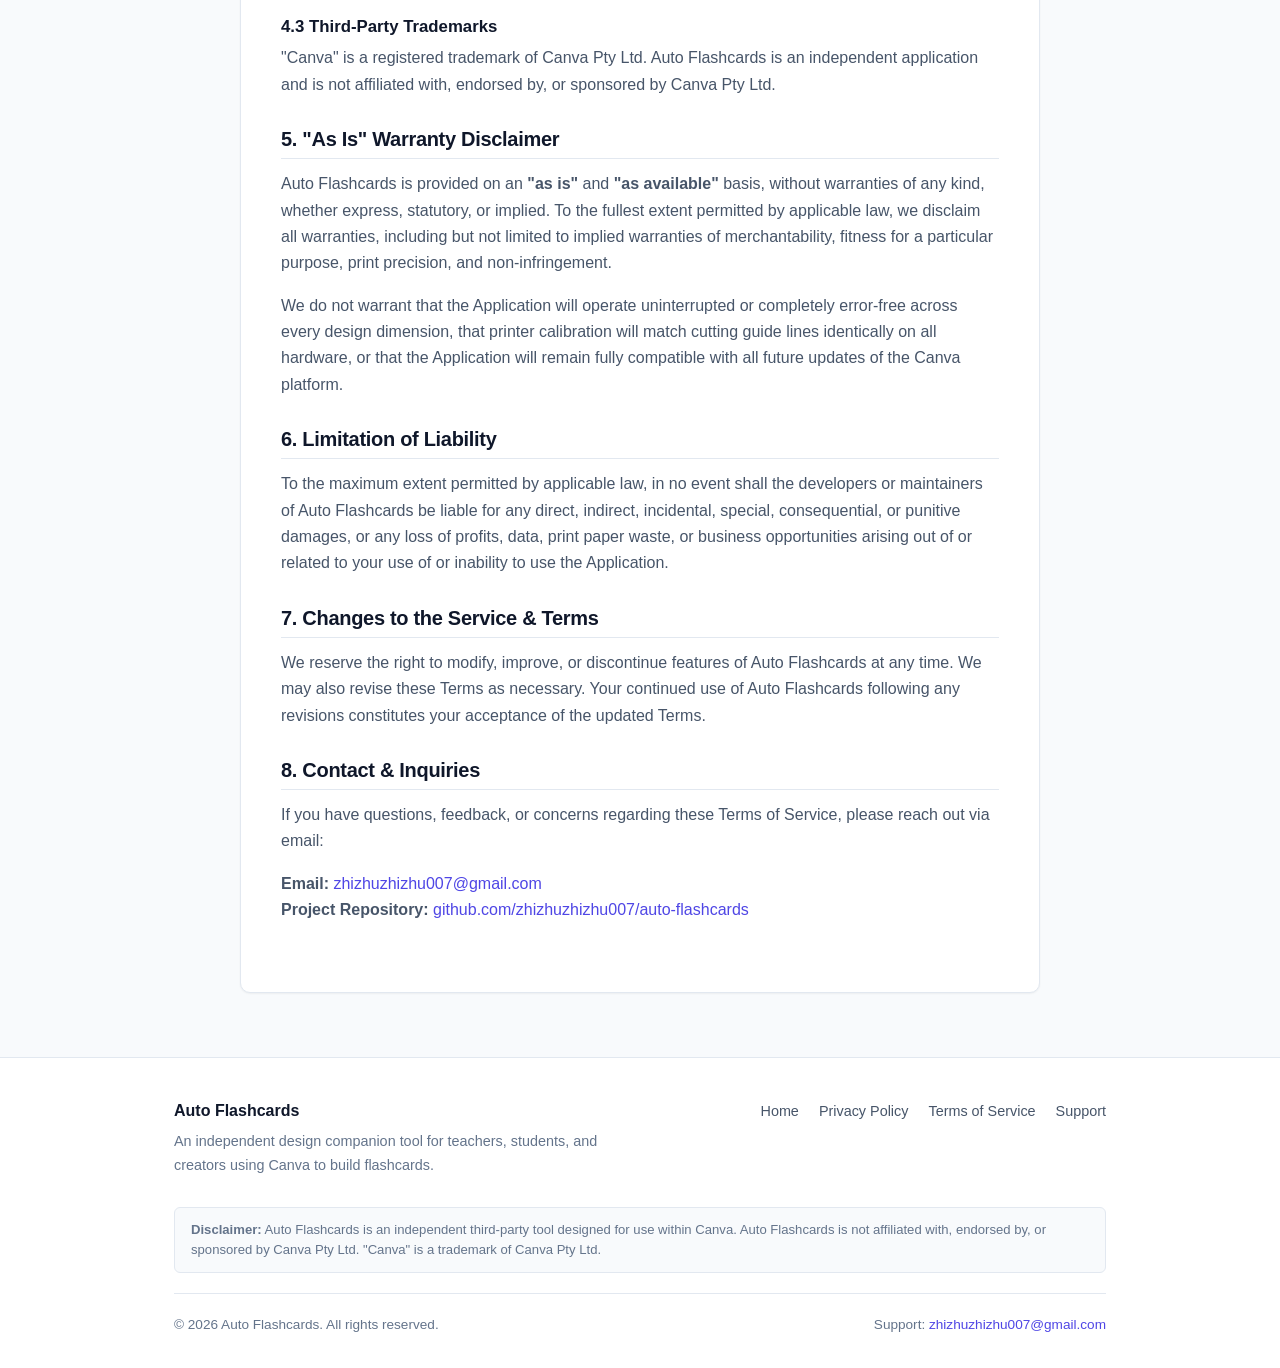
<file: terms.html>
<!DOCTYPE html>
<html lang="en">
<head>
  <meta charset="UTF-8">
  <meta name="viewport" content="width=device-width, initial-scale=1.0">
  <title>Terms of Service - Auto Flashcards</title>
  <meta name="description" content="Terms of Service governing the use of Auto Flashcards for Canva and its official website.">
  <link rel="stylesheet" href="style.css">
</head>
<body>

  <!-- Site Header -->
  <header class="site-header">
    <div class="container header-inner">
      <a href="index.html" class="brand">
        <span>Auto Flashcards</span>
        <span class="brand-badge">Canva App</span>
      </a>
      <nav aria-label="Main Navigation">
        <ul class="nav-links">
          <li><a href="index.html">Home</a></li>
          <li><a href="privacy.html">Privacy</a></li>
          <li><a href="terms.html" class="active">Terms</a></li>
          <li><a href="support.html">Support</a></li>
        </ul>
      </nav>
    </div>
  </header>

  <!-- Main Content -->
  <main class="main-content">
    <div class="container">
      <article class="policy-container">
        
        <header class="policy-header">
          <h1>Terms of Service</h1>
          <p class="policy-meta">Last Updated: October 2026</p>
        </header>

        <section class="policy-section">
          <h2>1. Agreement to Terms</h2>
          <p>
            These Terms of Service ("Terms") govern your access to and use of <strong>Auto Flashcards</strong> ("the Application", "we", "us", or "our"), including the Canva app integration and our informational website (<code>https://zhizhuzhizhu007.github.io/auto-flashcards/</code>).
          </p>
          <p>
            By accessing, installing, or using Auto Flashcards within Canva, you agree to comply with and be bound by these Terms. If you do not agree to these Terms, please do not use the Application.
          </p>
        </section>

        <section class="policy-section">
          <h2>2. Scope of Service &amp; Features</h2>
          <p>
            Auto Flashcards is an independent third-party layout utility created for the Canva platform. Its primary features currently include:
          </p>
          <ul>
            <li><strong>Automated Flashcard Matrix Layout:</strong> Arranging vocabulary and text items into structured grid presets (2 &times; 3, 3 &times; 3, 4 &times; 4) with automatic pagination across multiple design pages.</li>
            <li><strong>Smart Multi-Delimiter Parsing:</strong> Intelligent parsing supporting line breaks, commas (English and Chinese), semicolons, and enumeration punctuation, with protection for compound phrases.</li>
            <li><strong>Print Hairline Cutting Guides:</strong> Optional generation of 0.5pt crop lines and 5mm cutting channels to aid in manual trimming of physical cards.</li>
            <li><strong>Item Safeguards:</strong> Real-time capacity counting and a 120-item guardrail to ensure smooth canvas rendering and prevent browser crashes.</li>
          </ul>
          <p>
            Because Auto Flashcards operates as an embedded application inside Canva, its runtime availability and execution performance depend in part on Canva's platform infrastructure and SDK APIs.
          </p>
        </section>

        <section class="policy-section">
          <h2>3. User Responsibilities &amp; Acceptable Use</h2>
          <p>When using Auto Flashcards, you agree to:</p>
          <ul>
            <li>Use the Application solely for lawful purposes and in compliance with all applicable local, national, and international laws.</li>
            <li>Comply with Canva's Terms of Use and Acceptable Use Policy at all times while operating within the Canva platform.</li>
            <li>Verify your vocabulary spelling, layout alignment, margins, and print settings prior to commercial printing or high-volume physical cutting.</li>
            <li>Not attempt to disrupt, decompile, reverse-engineer, or circumvent any technical guardrails or security mechanisms of the Application.</li>
          </ul>
        </section>

        <section class="policy-section">
          <h2>4. Intellectual Property</h2>
          <h3>4.1 Application Code and Interface</h3>
          <p>
            The software codebase, algorithms, layout logic, and user interface styling of Auto Flashcards are the intellectual property of the developer. All rights not expressly granted herein are reserved.
          </p>

          <h3>4.2 Generated Flashcard Designs &amp; Content</h3>
          <p>
            You retain all rights to the vocabulary, texts, and educational content you enter into Auto Flashcards. When flashcards are inserted onto your Canva canvas, you may customize, export, share, publish, or print those designs for personal, educational, or commercial purposes, subject to your Canva subscription terms and font/asset licensing.
          </p>

          <h3>4.3 Third-Party Trademarks</h3>
          <p>
            "Canva" is a registered trademark of Canva Pty Ltd. Auto Flashcards is an independent application and is not affiliated with, endorsed by, or sponsored by Canva Pty Ltd.
          </p>
        </section>

        <section class="policy-section">
          <h2>5. "As Is" Warranty Disclaimer</h2>
          <p>
            Auto Flashcards is provided on an <strong>"as is"</strong> and <strong>"as available"</strong> basis, without warranties of any kind, whether express, statutory, or implied. To the fullest extent permitted by applicable law, we disclaim all warranties, including but not limited to implied warranties of merchantability, fitness for a particular purpose, print precision, and non-infringement.
          </p>
          <p>
            We do not warrant that the Application will operate uninterrupted or completely error-free across every design dimension, that printer calibration will match cutting guide lines identically on all hardware, or that the Application will remain fully compatible with all future updates of the Canva platform.
          </p>
        </section>

        <section class="policy-section">
          <h2>6. Limitation of Liability</h2>
          <p>
            To the maximum extent permitted by applicable law, in no event shall the developers or maintainers of Auto Flashcards be liable for any direct, indirect, incidental, special, consequential, or punitive damages, or any loss of profits, data, print paper waste, or business opportunities arising out of or related to your use of or inability to use the Application.
          </p>
        </section>

        <section class="policy-section">
          <h2>7. Changes to the Service &amp; Terms</h2>
          <p>
            We reserve the right to modify, improve, or discontinue features of Auto Flashcards at any time. We may also revise these Terms as necessary. Your continued use of Auto Flashcards following any revisions constitutes your acceptance of the updated Terms.
          </p>
        </section>

        <section class="policy-section">
          <h2>8. Contact &amp; Inquiries</h2>
          <p>
            If you have questions, feedback, or concerns regarding these Terms of Service, please reach out via email:
          </p>
          <p style="margin-top: 8px;">
            <strong>Email:</strong> <a href="mailto:zhizhuzhizhu007@gmail.com">zhizhuzhizhu007@gmail.com</a><br>
            <strong>Project Repository:</strong> <a href="https://github.com/zhizhuzhizhu007/auto-flashcards" target="_blank" rel="noopener noreferrer">github.com/zhizhuzhizhu007/auto-flashcards</a>
          </p>
        </section>

      </article>
    </div>
  </main>

  <!-- Site Footer -->
  <footer class="site-footer">
    <div class="container footer-inner">
      <div class="footer-top">
        <div class="footer-brand">
          <strong>Auto Flashcards</strong>
          <p>
            An independent design companion tool for teachers, students, and creators using Canva to build flashcards.
          </p>
        </div>
        <ul class="footer-links">
          <li><a href="index.html">Home</a></li>
          <li><a href="privacy.html">Privacy Policy</a></li>
          <li><a href="terms.html">Terms of Service</a></li>
          <li><a href="support.html">Support</a></li>
        </ul>
      </div>

      <div class="footer-disclaimer">
        <strong>Disclaimer:</strong> Auto Flashcards is an independent third-party tool designed for use within Canva. Auto Flashcards is not affiliated with, endorsed by, or sponsored by Canva Pty Ltd. "Canva" is a trademark of Canva Pty Ltd.
      </div>

      <div class="footer-bottom">
        <div>&copy; 2026 Auto Flashcards. All rights reserved.</div>
        <div>Support: <a href="mailto:zhizhuzhizhu007@gmail.com">zhizhuzhizhu007@gmail.com</a></div>
      </div>
    </div>
  </footer>

</body>
</html>
</file>
<file: style.css>
/* ==========================================================================
   Auto Flashcards Official Website Stylesheet
   Modern, responsive, pure CSS styling (no external dependencies)
   ========================================================================== */

:root {
  --bg-canvas: #f8fafc;
  --bg-card: #ffffff;
  --bg-muted: #f1f5f9;
  --text-main: #0f172a;
  --text-muted: #475569;
  --text-light: #64748b;
  --border-color: #e2e8f0;
  --border-focus: #cbd5e1;
  --accent: #4f46e5;
  --accent-hover: #4338ca;
  --accent-light: #eef2ff;
  --radius-sm: 6px;
  --radius-md: 10px;
  --radius-lg: 16px;
  --shadow-sm: 0 1px 2px 0 rgba(0, 0, 0, 0.05);
  --shadow-md: 0 4px 6px -1px rgba(0, 0, 0, 0.07), 0 2px 4px -2px rgba(0, 0, 0, 0.05);
  --font-stack: -apple-system, BlinkMacSystemFont, "Segoe UI", Roboto, Helvetica, Arial, sans-serif;
  --max-width: 980px;
}

*, *::before, *::after {
  box-sizing: border-box;
  margin: 0;
  padding: 0;
}

body {
  font-family: var(--font-stack);
  background-color: var(--bg-canvas);
  color: var(--text-main);
  line-height: 1.65;
  -webkit-font-smoothing: antialiased;
  min-height: 100vh;
  display: flex;
  flex-direction: column;
}

/* Typography Helpers */
h1, h2, h3, h4 {
  color: var(--text-main);
  line-height: 1.3;
  font-weight: 700;
}

h1 {
  font-size: 2.25rem;
  letter-spacing: -0.025em;
  margin-bottom: 1rem;
}

h2 {
  font-size: 1.5rem;
  letter-spacing: -0.015em;
  margin-bottom: 0.75rem;
}

h3 {
  font-size: 1.15rem;
  margin-bottom: 0.5rem;
}

p {
  margin-bottom: 1rem;
  color: var(--text-muted);
}

a {
  color: var(--accent);
  text-decoration: none;
  transition: color 0.15s ease;
}

a:hover {
  color: var(--accent-hover);
  text-decoration: underline;
}

ul, ol {
  margin-left: 1.5rem;
  margin-bottom: 1rem;
  color: var(--text-muted);
}

li {
  margin-bottom: 0.4rem;
}

/* Layout */
.container {
  width: 100%;
  max-width: var(--max-width);
  margin: 0 auto;
  padding: 0 24px;
}

/* Header & Navigation */
.site-header {
  background-color: var(--bg-card);
  border-bottom: 1px solid var(--border-color);
  position: sticky;
  top: 0;
  z-index: 100;
}

.header-inner {
  display: flex;
  align-items: center;
  justify-content: space-between;
  height: 68px;
}

.brand {
  display: flex;
  align-items: center;
  gap: 10px;
  font-weight: 800;
  font-size: 1.25rem;
  color: var(--text-main);
  text-decoration: none;
}

.brand:hover {
  text-decoration: none;
}

.brand-badge {
  font-size: 0.72rem;
  font-weight: 600;
  text-transform: uppercase;
  letter-spacing: 0.05em;
  background-color: var(--accent-light);
  color: var(--accent);
  padding: 2px 8px;
  border-radius: 9999px;
  border: 1px solid rgba(79, 70, 229, 0.15);
}

.nav-links {
  display: flex;
  align-items: center;
  gap: 20px;
  list-style: none;
  margin: 0;
}

.nav-links a {
  font-size: 0.95rem;
  font-weight: 500;
  color: var(--text-muted);
  text-decoration: none;
  padding: 6px 4px;
  border-bottom: 2px solid transparent;
  transition: all 0.15s ease;
}

.nav-links a:hover,
.nav-links a.active {
  color: var(--text-main);
  border-bottom-color: var(--accent);
  text-decoration: none;
}

/* Main Content Wrapper */
.main-content {
  flex: 1;
  padding: 48px 0 64px 0;
}

/* Hero Section */
.hero {
  text-align: center;
  padding: 40px 0 48px 0;
  max-width: 760px;
  margin: 0 auto;
}

.hero h1 {
  font-size: 2.65rem;
  margin-bottom: 1rem;
}

.hero p.lead {
  font-size: 1.18rem;
  color: var(--text-muted);
  line-height: 1.6;
  margin-bottom: 1.75rem;
}

.hero-actions {
  display: flex;
  align-items: center;
  justify-content: center;
  gap: 12px;
  flex-wrap: wrap;
}

.btn {
  display: inline-flex;
  align-items: center;
  justify-content: center;
  font-size: 0.95rem;
  font-weight: 600;
  padding: 10px 20px;
  border-radius: var(--radius-sm);
  text-decoration: none;
  transition: all 0.15s ease;
  cursor: pointer;
}

.btn-primary {
  background-color: var(--accent);
  color: #ffffff;
  border: 1px solid var(--accent);
}

.btn-primary:hover {
  background-color: var(--accent-hover);
  color: #ffffff;
  text-decoration: none;
  box-shadow: var(--shadow-sm);
}

.btn-secondary {
  background-color: var(--bg-card);
  color: var(--text-main);
  border: 1px solid var(--border-color);
}

.btn-secondary:hover {
  background-color: var(--bg-muted);
  text-decoration: none;
}

/* Grid & Cards */
.features-grid {
  display: grid;
  grid-template-columns: repeat(2, 1fr);
  gap: 24px;
  margin-top: 32px;
}

.card {
  background-color: var(--bg-card);
  border: 1px solid var(--border-color);
  border-radius: var(--radius-md);
  padding: 28px;
  box-shadow: var(--shadow-sm);
}

.card-icon {
  width: 44px;
  height: 44px;
  border-radius: var(--radius-sm);
  background-color: var(--accent-light);
  color: var(--accent);
  display: flex;
  align-items: center;
  justify-content: center;
  font-size: 1.25rem;
  margin-bottom: 16px;
  font-weight: 700;
}

.card h3 {
  font-size: 1.3rem;
  margin-bottom: 8px;
}

.card p {
  font-size: 0.98rem;
  margin-bottom: 16px;
}

.card-list {
  list-style: none;
  margin: 0;
  padding: 0;
}

.card-list li {
  position: relative;
  padding-left: 20px;
  font-size: 0.92rem;
  color: var(--text-muted);
  margin-bottom: 8px;
}

.card-list li::before {
  content: "•";
  position: absolute;
  left: 4px;
  top: -1px;
  color: var(--accent);
  font-weight: bold;
  font-size: 1.1rem;
}

/* Section Box */
.section-block {
  margin-top: 56px;
  background-color: var(--bg-card);
  border: 1px solid var(--border-color);
  border-radius: var(--radius-md);
  padding: 32px;
  box-shadow: var(--shadow-sm);
}

.section-block h2 {
  font-size: 1.45rem;
  margin-bottom: 12px;
}

/* Workflow Steps */
.steps-grid {
  display: grid;
  grid-template-columns: repeat(3, 1fr);
  gap: 20px;
  margin-top: 24px;
}

.step-item {
  padding: 16px;
  background-color: var(--bg-canvas);
  border-radius: var(--radius-sm);
  border: 1px solid var(--border-color);
}

.step-num {
  display: inline-block;
  font-weight: 800;
  font-size: 0.85rem;
  color: var(--accent);
  background-color: var(--accent-light);
  padding: 2px 8px;
  border-radius: 4px;
  margin-bottom: 8px;
}

.step-item h4 {
  font-size: 1.05rem;
  margin-bottom: 6px;
}

.step-item p {
  font-size: 0.9rem;
  margin-bottom: 0;
}

/* Legal & Policy Page Styles */
.policy-container {
  max-width: 800px;
  margin: 0 auto;
  background-color: var(--bg-card);
  border: 1px solid var(--border-color);
  border-radius: var(--radius-md);
  padding: 40px;
  box-shadow: var(--shadow-sm);
}

.policy-header {
  border-bottom: 1px solid var(--border-color);
  padding-bottom: 20px;
  margin-bottom: 28px;
}

.policy-meta {
  font-size: 0.88rem;
  color: var(--text-light);
  margin-top: 4px;
}

.policy-section {
  margin-bottom: 28px;
}

.policy-section h2 {
  font-size: 1.25rem;
  border-bottom: 1px solid var(--border-color);
  padding-bottom: 6px;
  margin-top: 24px;
  margin-bottom: 12px;
}

.policy-section h3 {
  font-size: 1.05rem;
  margin-top: 16px;
  margin-bottom: 8px;
}

.notice-box {
  background-color: #fffbeb;
  border: 1px solid #fde68a;
  border-left: 4px solid #f59e0b;
  padding: 14px 18px;
  border-radius: var(--radius-sm);
  margin: 20px 0;
  font-size: 0.92rem;
  color: #78350f;
}

.notice-box strong {
  color: #92400e;
}

.notice-box p:last-child {
  margin-bottom: 0;
}

/* Support Page Styles */
.support-grid {
  display: grid;
  grid-template-columns: 1fr 1fr;
  gap: 24px;
  margin-top: 24px;
}

.contact-card {
  background-color: var(--bg-card);
  border: 1px solid var(--border-color);
  border-radius: var(--radius-md);
  padding: 32px;
  box-shadow: var(--shadow-sm);
}

.contact-email-box {
  background-color: var(--bg-canvas);
  border: 1px dashed var(--border-color);
  padding: 18px;
  border-radius: var(--radius-sm);
  text-align: center;
  margin: 20px 0;
}

.contact-email-link {
  font-size: 1.1rem;
  font-weight: 700;
  color: var(--accent);
  word-break: break-all;
}

/* Footer */
.site-footer {
  background-color: var(--bg-card);
  border-top: 1px solid var(--border-color);
  padding: 40px 0 32px 0;
  margin-top: auto;
}

.footer-inner {
  display: flex;
  flex-direction: column;
  gap: 20px;
}

.footer-top {
  display: flex;
  justify-content: space-between;
  align-items: flex-start;
  flex-wrap: wrap;
  gap: 24px;
}

.footer-brand p {
  font-size: 0.9rem;
  color: var(--text-light);
  max-width: 440px;
  margin-top: 6px;
  margin-bottom: 0;
}

.footer-links {
  display: flex;
  gap: 20px;
  list-style: none;
  margin: 0;
}

.footer-links a {
  font-size: 0.9rem;
  color: var(--text-muted);
}

.footer-bottom {
  border-top: 1px solid var(--border-color);
  padding-top: 20px;
  display: flex;
  justify-content: space-between;
  align-items: center;
  flex-wrap: wrap;
  gap: 12px;
  font-size: 0.85rem;
  color: var(--text-light);
}

.footer-disclaimer {
  font-size: 0.82rem;
  color: var(--text-light);
  line-height: 1.5;
  background-color: var(--bg-canvas);
  padding: 12px 16px;
  border-radius: var(--radius-sm);
  border: 1px solid var(--border-color);
  margin-top: 10px;
}

/* Mobile Responsive */
@media (max-width: 768px) {
  .hero h1 {
    font-size: 2.1rem;
  }

  .features-grid {
    grid-template-columns: 1fr;
  }

  .steps-grid {
    grid-template-columns: 1fr;
  }

  .support-grid {
    grid-template-columns: 1fr;
  }

  .policy-container {
    padding: 24px 18px;
  }

  .header-inner {
    height: auto;
    padding: 14px 0;
    flex-direction: column;
    gap: 12px;
  }

  .footer-top {
    flex-direction: column;
  }
}
</file>
